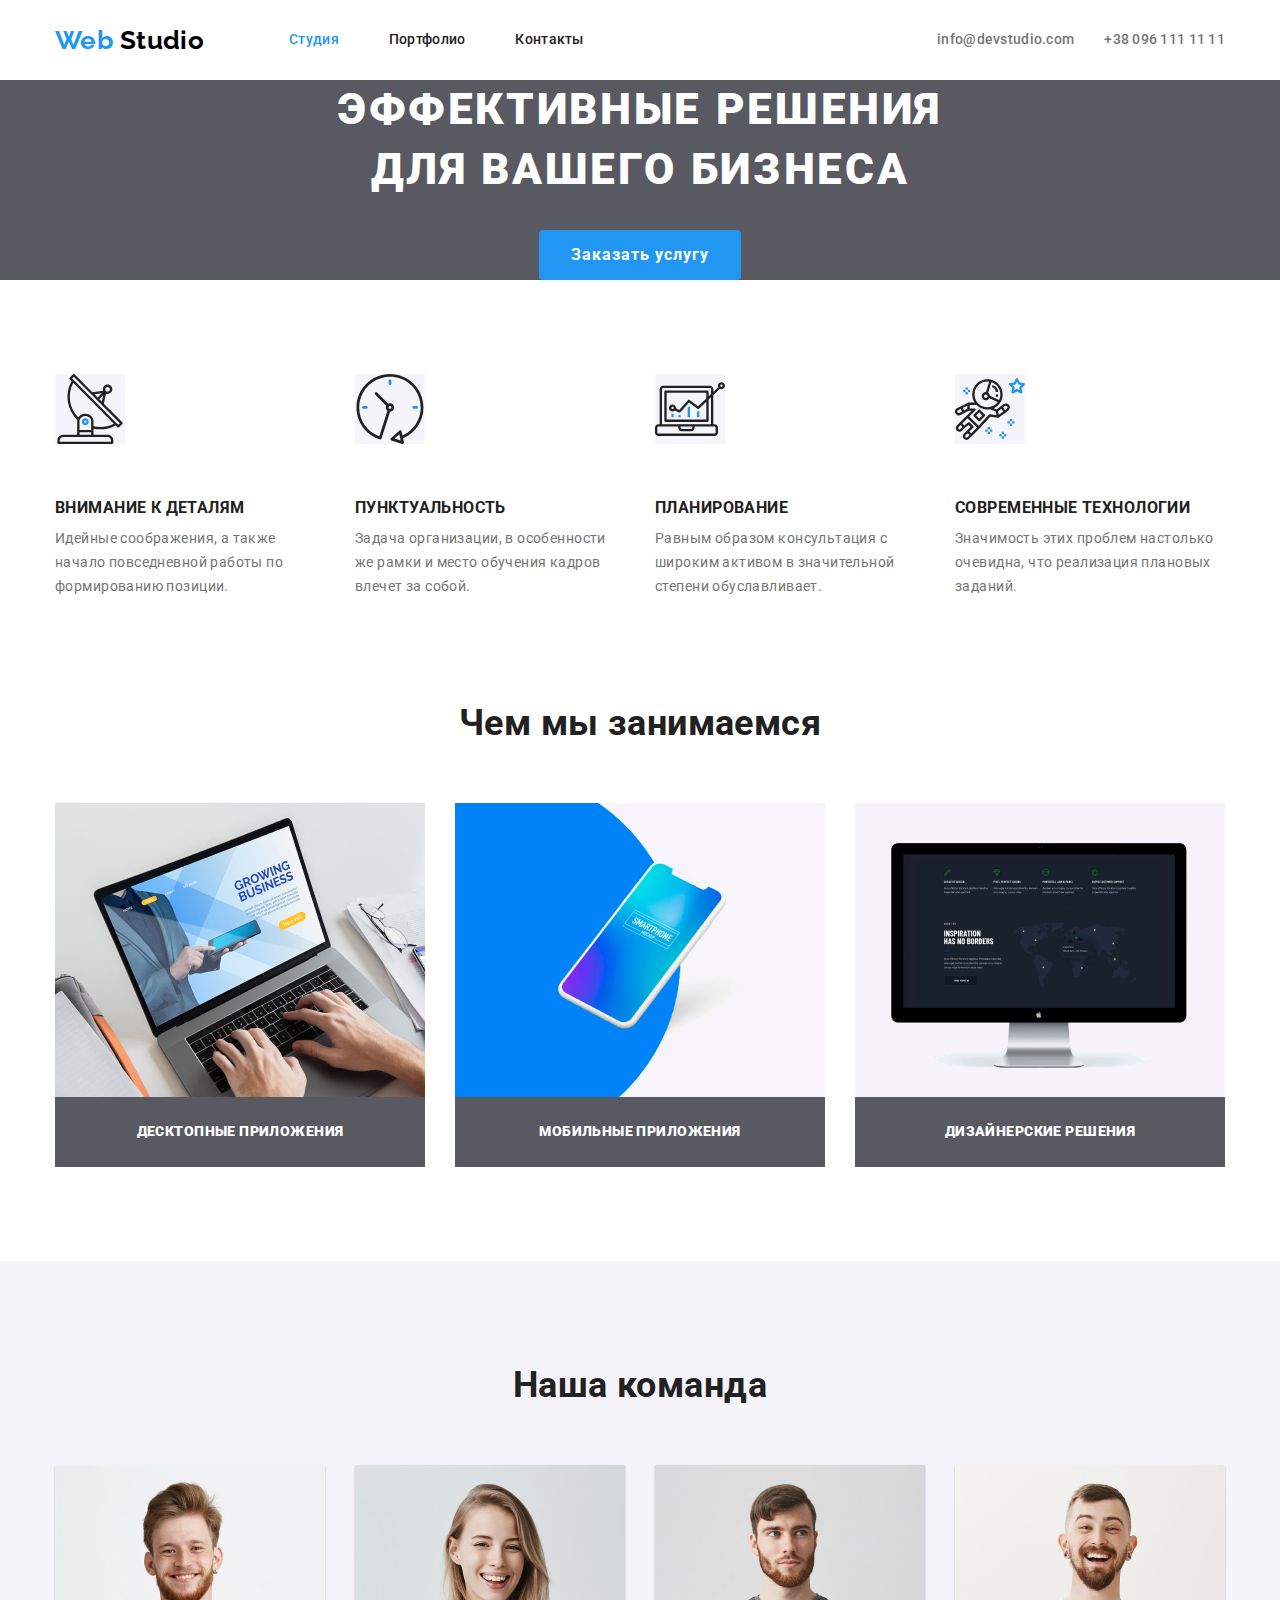
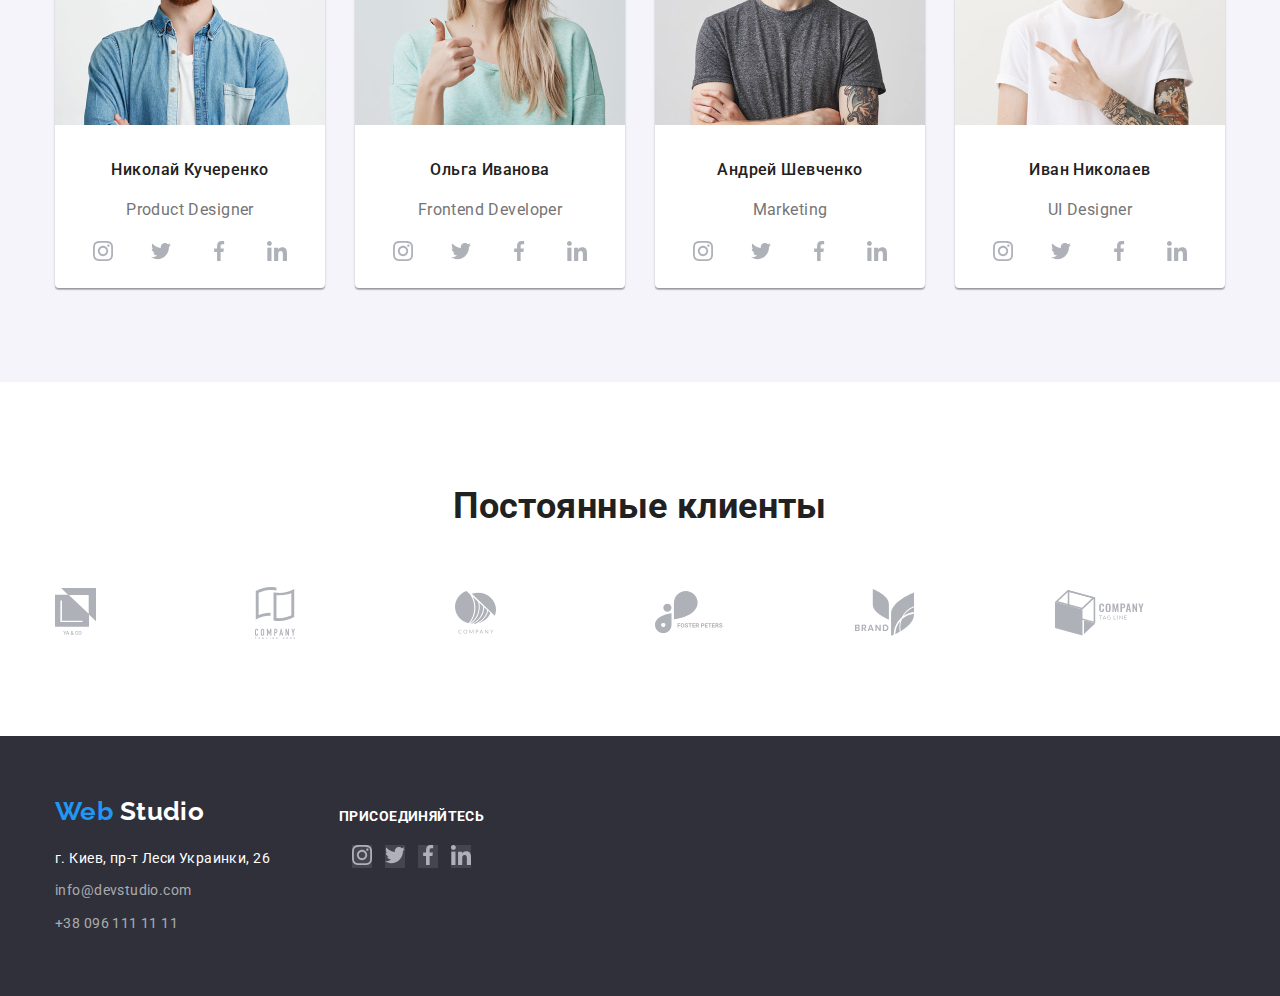
<file: index.html>
<!DOCTYPE html>
<html lang="ru">
  <head>
    <meta charset="UTF-8" />
    <meta name="viewport" content="width=device-width, initial-scale=1.0" />
    <title>Веб студия</title>
    <link
      href="https://fonts.googleapis.com/css2?family=Raleway:wght@700&family=Roboto:wght@400;500;700;900&display=swap"
      rel="stylesheet"
    />
    <link
      rel="stylesheet"
      href="https://cdnjs.cloudflare.com/ajax/libs/modern-normalize/0.7.0/modern-normalize.min.css"
    />
    <link rel="stylesheet" href="./css/style.css" />
  </head>
  <body class="page">
    <!-- шапка сайта -->
    <header>
      <div class="container page-header">
        <nav class="main-nav">
          <a href="./index.html" class="logo" lang="en">
            <span class="logo-active">Web</span> Studio</a
          >
          <ul class="list site-nav">
            <li class="site-nav-item">
              <a href="./index.html" class="link current">Студия</a>
            </li>
            <li class="site-nav-item">
              <a href="./portfolio.html" class="link">Портфолио</a>
            </li>
            <li class="site-nav-item"><a href="" class="link">Контакты</a></li>
          </ul>
        </nav>
        <ul class="list authorization-nav">
          <li class="auth-nav-item">
            <address>
              <a href="mailto:info@devstudio.com" class="link"
                >info@devstudio.com</a
              >
            </address>
          </li>
          <li class="auth-nav-item">
            <address>
              <a href="tel:+380961111111" class="link">+38 096 111 11 11</a>
            </address>
          </li>
        </ul>
      </div>
    </header>
    <main>
      <!-- hero секция -->
      <section class="hero">
        <h1 class="hero-title">
          Эффективные решения <br />
          для вашего бизнеса
        </h1>
        <a href="" class="hero-button link">Заказать услугу</a>
      </section>
      <!-- особенности -->
      <section class="section features">
        <div class="container">
          <h2 hidden>Особенности</h2>
          <ul class="features-list list">
            <li class="features-list-item">
              <img
                src="./images/features/antenna.svg"
                class="features-item-image"
                alt="Антенна"
              />
              <h3 class="title">Внимание к деталям</h3>
              <p class="text">
                Идейные соображения, а также начало повседневной работы по
                формированию позиции.
              </p>
            </li>
            <li class="features-list-item">
              <img
                src="./images/features/clock.svg"
                class="features-item-image"
                alt="Часы"
              />
              <h3 class="title">Пунктуальность</h3>
              <p class="text">
                Задача организации, в особенности же рамки и место обучения
                кадров влечет за собой.
              </p>
            </li>
            <li class="features-list-item">
              <img
                src="./images/features/diagram.svg"
                class="features-item-image"
                alt="Диаграмма"
              />
              <h3 class="title">Планирование</h3>
              <p class="text">
                Равным образом консультация с широким активом в значительной
                степени обуславливает.
              </p>
            </li>
            <li class="features-list-item">
              <img
                src="./images/features/astronaut.svg"
                class="features-item-image"
                alt="Астронавт"
              />
              <h3 class="title">Современные технологии</h3>
              <p class="text">
                Значимость этих проблем настолько очевидна, что реализация
                плановых заданий.
              </p>
            </li>
          </ul>
        </div>
      </section>
      <!-- чем мы занимаемся -->
      <section class="section what-we-do">
        <div class="container">
          <h2 class="section-title">Чем мы занимаемся</h2>
          <ul class="list">
            <li class="item">
              <img
                src="./images/what-we-do/desktop.jpg"
                class="what-we-do-image"
                alt="ноутбук"
                width="370"
                height="294"
              />
              <p class="text"><b>Десктопные приложения</b></p>
            </li>
            <li class="item">
              <img
                src="./images/what-we-do/mobile.jpg"
                class="what-we-do-image"
                alt="смартфон"
                width="370"
                height="294"
              />
              <p class="text"><b>Мобильные приложения</b></p>
            </li>
            <li class="item">
              <img
                src="./images/what-we-do/design.jpg"
                class="what-we-do-image"
                alt="монитор с изображением на экране"
                width="370"
                height="294"
              />
              <p class="text"><b>Дизайнерские решения</b></p>
            </li>
          </ul>
        </div>
      </section>
      <!-- наша команда -->
      <section class="section our-team">
        <div class="container">
          <h2 class="section-title">Наша команда</h2>
          <ul class="list members">
            <li class="list-item">
              <img
                src="./images/our-team/teammates/teammate-1.jpg"
                class="member-photo"
                alt="участник команды"
                width="270"
                height="260"
              />
              <h3 class="title">Николай Кучеренко</h3>
              <p class="position" lang="en">Product Designer</p>
              <ul class="list social-link-list">
                <li>
                  <a href="" class="social-link" aria-label="иконка инстаграма">
                    <img
                      src="./images/our-team/social/instagram.svg"
                      alt="иконка инстаграма"
                  /></a>
                </li>
                <li>
                  <a href="" class="social-link" aria-label="иконка твиттера">
                    <img
                      src="./images/our-team/social/twitter.svg"
                      alt="иконка твиттера"
                  /></a>
                </li>
                <li>
                  <a href="" class="social-link" aria-label="иконка фейсбука">
                    <img
                      src="./images/our-team/social/facebook.svg"
                      alt="иконка фейсбука"
                  /></a>
                </li>
                <li>
                  <a href="" class="social-link" aria-label="иконка линкедина">
                    <img
                      src="./images/our-team/social/linkedin.svg"
                      alt="иконка линкедина"
                  /></a>
                </li>
              </ul>
            </li>
            <li class="list-item">
              <img
                src="./images/our-team/teammates/teammate-2.jpg"
                class="member-photo"
                alt="участник команды"
                width="270"
                height="260"
              />
              <h3 class="title">Ольга Иванова</h3>
              <p class="position" lang="en">Frontend Developer</p>
              <ul class="list social-link-list">
                <li>
                  <a href="" class="social-link" aria-label="иконка инстаграма">
                    <img
                      src="./images/our-team/social/instagram.svg"
                      alt="иконка инстаграма"
                  /></a>
                </li>
                <li>
                  <a href="" class="social-link" aria-label="иконка твиттера">
                    <img
                      src="./images/our-team/social/twitter.svg"
                      alt="иконка твиттера"
                  /></a>
                </li>
                <li>
                  <a href="" class="social-link" aria-label="иконка фейсбука">
                    <img
                      src="./images/our-team/social/facebook.svg"
                      alt="иконка фейсбука"
                  /></a>
                </li>
                <li>
                  <a href="" class="social-link" aria-label="иконка линкедина">
                    <img
                      src="./images/our-team/social/linkedin.svg"
                      alt="иконка линкедина"
                  /></a>
                </li>
              </ul>
            </li>
            <li class="list-item">
              <img
                src="./images/our-team/teammates/teammate-3.jpg"
                class="member-photo"
                alt="участник команды"
                width="270"
                height="260"
              />
              <h3 class="title">Андрей Шевченко</h3>
              <p class="position" lang="en">Marketing</p>
              <ul class="list social-link-list">
                <li>
                  <a href="" class="social-link" aria-label="иконка инстаграма">
                    <img
                      src="./images/our-team/social/instagram.svg"
                      alt="иконка инстаграма"
                  /></a>
                </li>
                <li>
                  <a href="" class="social-link" aria-label="иконка твиттера">
                    <img
                      src="./images/our-team/social/twitter.svg"
                      alt="иконка твиттера"
                  /></a>
                </li>
                <li>
                  <a href="" class="social-link" aria-label="иконка фейсбука">
                    <img
                      src="./images/our-team/social/facebook.svg"
                      alt="иконка фейсбука"
                  /></a>
                </li>
                <li>
                  <a href="" class="social-link" aria-label="иконка линкедина">
                    <img
                      src="./images/our-team/social/linkedin.svg"
                      alt="иконка линкедина"
                  /></a>
                </li>
              </ul>
            </li>
            <li class="list-item">
              <img
                src="./images/our-team/teammates/teammate-4.jpg"
                class="member-photo"
                alt="участник команды"
                width="270"
                height="260"
              />
              <h3 class="title">Иван Николаев</h3>
              <p class="position" lang="en">UI Designer</p>
              <ul class="list social-link-list">
                <li>
                  <a href="" class="social-link" aria-label="иконка инстаграма">
                    <img
                      src="./images/our-team/social/instagram.svg"
                      alt="иконка инстаграма"
                  /></a>
                </li>
                <li>
                  <a href="" class="social-link" aria-label="иконка твиттера">
                    <img
                      src="./images/our-team/social/twitter.svg"
                      alt="иконка твиттера"
                  /></a>
                </li>
                <li>
                  <a href="" class="social-link" aria-label="иконка фейсбука">
                    <img
                      src="./images/our-team/social/facebook.svg"
                      alt="иконка фейсбука"
                  /></a>
                </li>
                <li>
                  <a href="" class="social-link" aria-label="иконка линкедина">
                    <img
                      src="./images/our-team/social/linkedin.svg"
                      alt="иконка линкедина"
                  /></a>
                </li>
              </ul>
            </li>
          </ul>
        </div>
      </section>
      <!-- постоянные клиенты -->
      <section class="section">
        <div class="container">
          <h2 class="section-title">Постоянные клиенты</h2>
          <ul class="list clients-list">
            <li class="item">
              <a href="" class="clients-link"
                ><img
                  src="./images/clients/logo/logo-1.svg"
                  alt="логотип клиента"
              /></a>
            </li>
            <li class="item">
              <a href="" class="clients-link"
                ><img
                  src="./images/clients/logo/logo-2.svg"
                  alt="логотип клиента"
              /></a>
            </li>
            <li class="item">
              <a href="" class="clients-link"
                ><img
                  src="./images/clients/logo/logo-3.svg"
                  alt="логотип клиента"
              /></a>
            </li>
            <li class="item">
              <a href="" class="clients-link"
                ><img
                  src="./images/clients/logo/logo-4.svg"
                  alt="логотип клиента"
              /></a>
            </li>
            <li class="item">
              <a href="" class="clients-link"
                ><img
                  src="./images/clients/logo/logo-5.svg"
                  alt="логотип клиента"
              /></a>
            </li>
            <li class="item">
              <a href="" class="clients-link"
                ><img
                  src="./images/clients/logo/logo-6.svg"
                  alt="логотип клиента"
              /></a>
            </li>
          </ul>
        </div>
      </section>
    </main>
    <footer class="footer">
      <div class="container">
        <!-- подвал-адрес и контакты -->
        <h2 hidden>Адрес, контакты, обратная связь</h2>
        <div class="main-container">
          <div class="contacts-container">
            <a href="./index.html" class="logo" lang="en">
              <span class="logo-active">Web</span> Studio</a
            >
            <address>
              <ul class="list adress-links">
                <li class="footer-link-item">
                  <a
                    href="https://goo.gl/maps/h3NakL3rMjCTocCM8"
                    class="link map"
                    target="_blank"
                    >г. Киев, пр-т Леси Украинки, 26</a
                  >
                </li>
                <li class="footer-link-item">
                  <a href="mailto:info@devstudio.com" class="link"
                    >info@devstudio.com</a
                  >
                </li>
                <li class="footer-link-item">
                  <a href="tel:+380961111111" class="link">+38 096 111 11 11</a>
                </li>
              </ul>
            </address>
          </div>
          <div class="social-links-container">
            <b class="text">присоединяйтесь</b>
            <ul class="list social-link-list">
              <li>
                <a href="" class="social-link" aria-label="иконка инстаграма">
                  <img
                    src="./images/our-team/social/instagram.svg"
                    alt="иконка инстаграма"
                /></a>
              </li>
              <li>
                <a href="" class="social-link" aria-label="иконка твиттера">
                  <img
                    src="./images/our-team/social/twitter.svg"
                    alt="иконка твиттера"
                /></a>
              </li>
              <li>
                <a href="" class="social-link" aria-label="иконка фейсбука">
                  <img
                    src="./images/our-team/social/facebook.svg"
                    alt="иконка фейсбука"
                /></a>
              </li>
              <li>
                <a href="" class="social-link" aria-label="иконка линкедина">
                  <img
                    src="./images/our-team/social/linkedin.svg"
                    alt="иконка линкедина"
                /></a>
              </li>
            </ul>
          </div>
        </div>
      </div>
    </footer>
  </body>
</html>
</file>
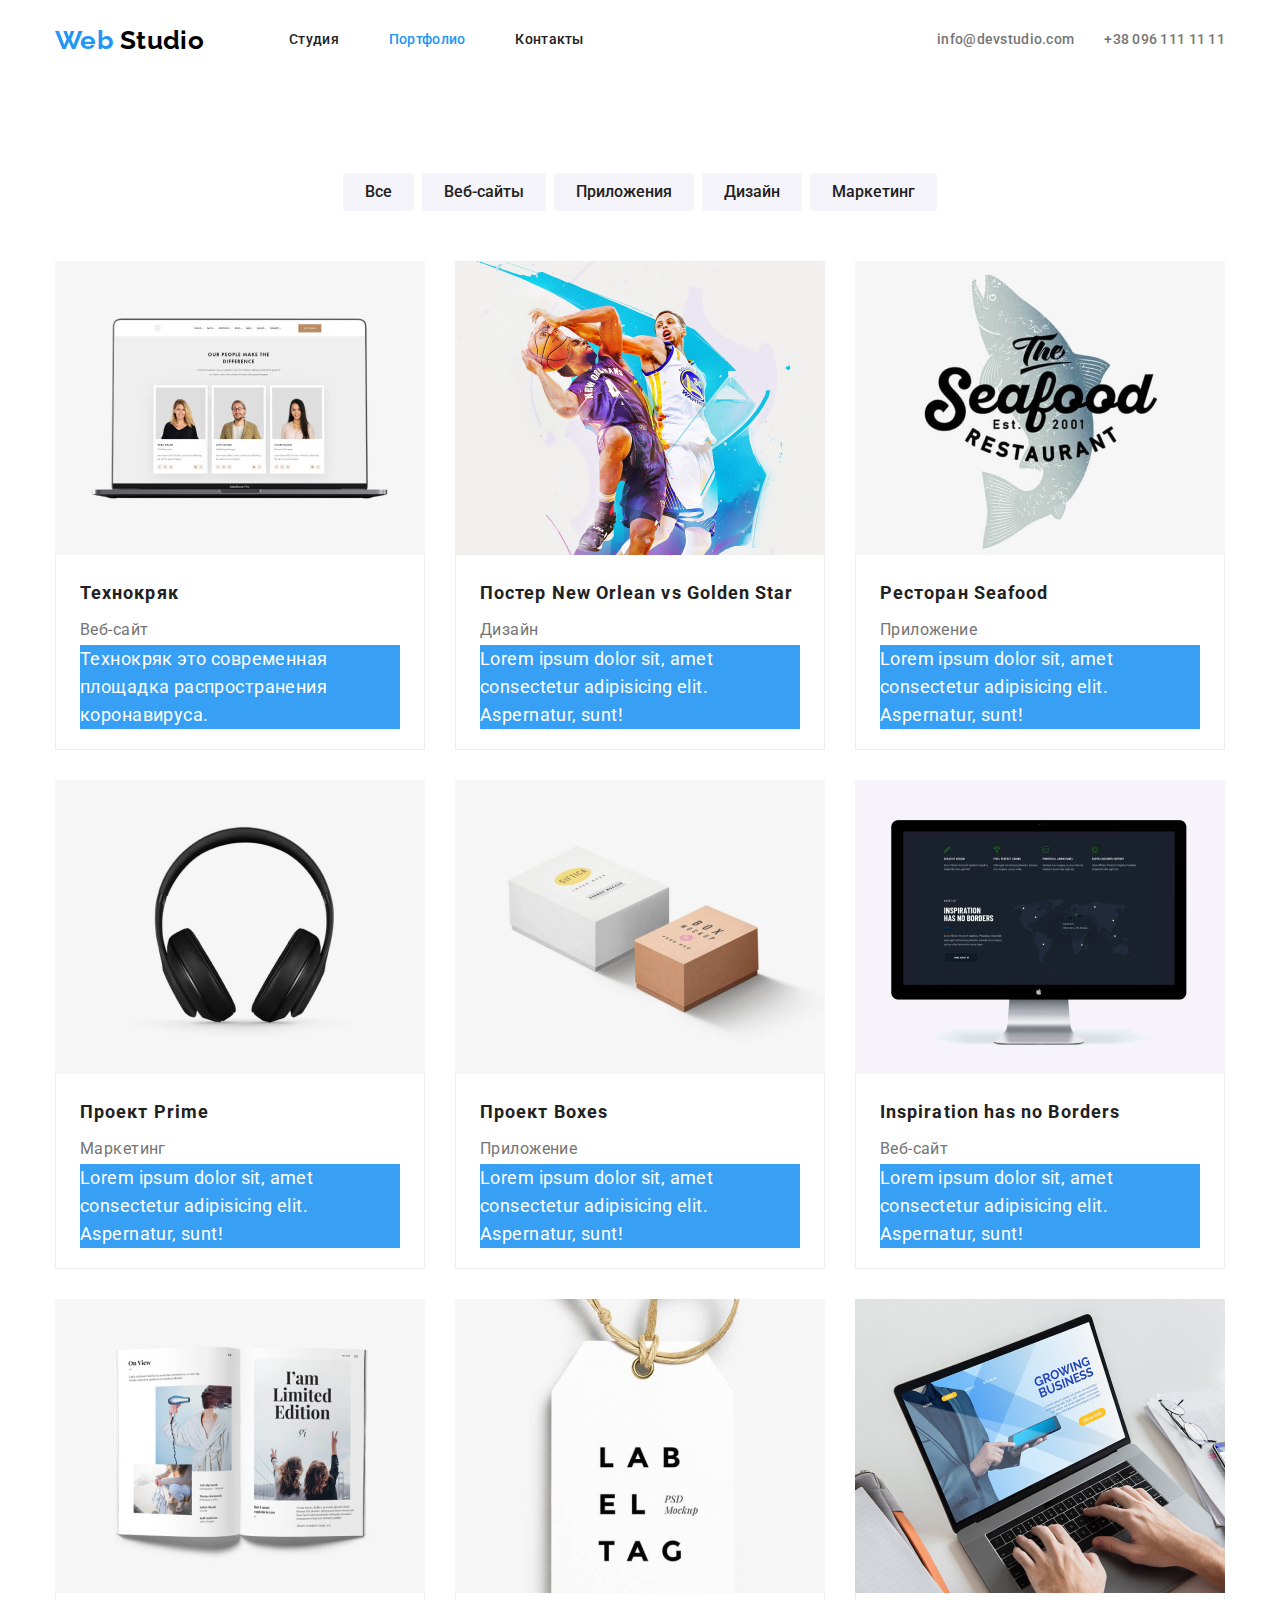
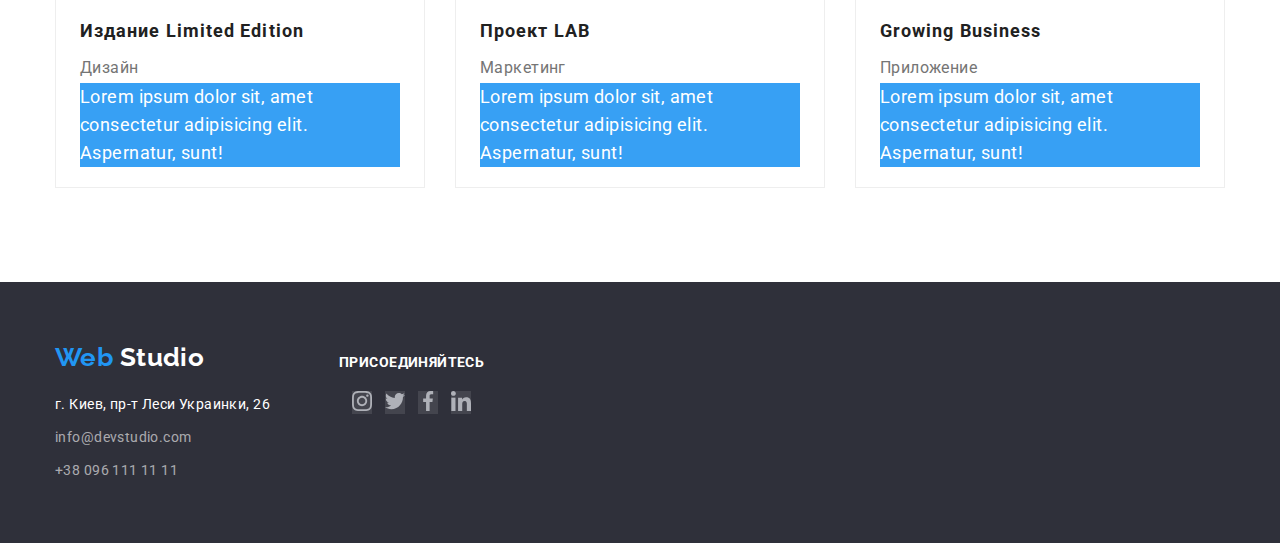
<file: portfolio.html>
<!DOCTYPE html>
<html lang="en">
  <head>
    <meta charset="UTF-8" />
    <meta name="viewport" content="width=device-width, initial-scale=1.0" />
    <title>Портфолио</title>
    <link
      href="https://fonts.googleapis.com/css2?family=Raleway:wght@700&family=Roboto:wght@400;500;700;900&display=swap"
      rel="stylesheet"
    />
    <link
      rel="stylesheet"
      href="https://cdnjs.cloudflare.com/ajax/libs/modern-normalize/0.7.0/modern-normalize.min.css"
    />
    <link rel="stylesheet" href="./css/style.css" />
  </head>
  <body class="page">
    <!-- шапка сайта -->
    <header>
      <div class="container page-header">
        <nav class="main-nav">
          <a href="./index.html" class="logo" lang="en">
            <span class="logo-active">Web</span> Studio</a
          >
          <ul class="list site-nav">
            <li class="site-nav-item">
              <a href="./index.html" class="link">Студия</a>
            </li>
            <li class="site-nav-item">
              <a href="./portfolio.html" class="link current">Портфолио</a>
            </li>
            <li class="site-nav-item"><a href="" class="link">Контакты</a></li>
          </ul>
        </nav>
        <ul class="list authorization-nav">
          <li class="auth-nav-item">
            <address>
              <a href="mailto:info@devstudio.com" class="link"
                >info@devstudio.com</a
              >
            </address>
          </li>
          <li class="auth-nav-item">
            <address>
              <a href="tel:+380961111111" class="link">+38 096 111 11 11</a>
            </address>
          </li>
        </ul>
      </div>
    </header>
    <main>
      <section class="section portfolio-section">
        <!-- перечень выполенных проектов -->
        <div class="container">
          <h1 hidden>Выполненные проекты</h1>
          <ul class="list button-list">
            <li class="button-item">
              <button class="button" type="button">Все</button>
            </li>
            <li class="button-item">
              <button class="button" type="button">Веб-сайты</button>
            </li>
            <li class="button-item">
              <button class="button" type="button">Приложения</button>
            </li>
            <li class="button-item">
              <button class="button" type="button">Дизайн</button>
            </li>
            <li class="button-item">
              <button class="button" type="button">Маркетинг</button>
            </li>
          </ul>
          <ul class="list portfolio">
            <li class="portfolio-list-item">
              <a href="" class="link">
                <img
                  src="./images/portfolio-projects/project-1.jpg"
                  class="portfolio-project-image"
                  alt="экран ноутбука с изображением"
                  width="370"
                  height="294"
                />
                <div class="portfolio-project-content">
                  <h2 class="title">Технокряк</h2>
                  <p class="text">Веб-сайт</p>
                  <p class="text-hidden">
                    Технокряк это современная площадка распространения
                    коронавируса.
                    <span hidden
                      >Компании используют эту платформу для цифрового шпионажа
                      и атак на защищённые сервера конкурентов.</span
                    >
                  </p>
                </div>
              </a>
            </li>
            <li class="portfolio-list-item">
              <a href="" class="link">
                <img
                  src="./images/portfolio-projects/project-2.jpg"
                  class="portfolio-project-image"
                  alt="баскетболисты"
                  width="370"
                  height="294"
                />
                <div class="portfolio-project-content">
                  <h2 class="title">
                    Постер <span lang="en">New Orlean vs Golden Star</span>
                  </h2>
                  <p class="text">Дизайн</p>
                  <p class="text-hidden">
                    Lorem ipsum dolor sit, amet consectetur adipisicing elit.
                    Aspernatur, sunt!
                  </p>
                </div>
              </a>
            </li>
            <li class="portfolio-list-item">
              <a href="" class="link">
                <img
                  src="./images/portfolio-projects/project-3.jpg"
                  class="portfolio-project-image"
                  alt="эмблема рыбного ресторана"
                  width="370"
                  height="294"
                />
                <div class="portfolio-project-content">
                  <h2 class="title">Ресторан <span lang="en">Seafood</span></h2>
                  <p class="text">Приложение</p>
                  <p class="text-hidden">
                    Lorem ipsum dolor sit, amet consectetur adipisicing elit.
                    Aspernatur, sunt!
                  </p>
                </div>
              </a>
            </li>
            <li class="portfolio-list-item">
              <a href="" class="link">
                <img
                  src="./images/portfolio-projects/project-4.jpg"
                  class="portfolio-project-image"
                  alt="наушники"
                  width="370"
                  height="294"
                />
                <div class="portfolio-project-content">
                  <h2 class="title">Проект <span lang="en">Prime</span></h2>
                  <p class="text">Маркетинг</p>
                  <p class="text-hidden">
                    Lorem ipsum dolor sit, amet consectetur adipisicing elit.
                    Aspernatur, sunt!
                  </p>
                </div>
              </a>
            </li>
            <li class="portfolio-list-item">
              <a href="" class="link">
                <img
                  src="./images/portfolio-projects/project-5.jpg"
                  class="portfolio-project-image"
                  alt="картонные коробки"
                  width="370"
                  height="294"
                />
                <div class="portfolio-project-content">
                  <h2 class="title">Проект <span lang="en">Boxes</span></h2>
                  <p class="text">Приложение</p>
                  <p class="text-hidden">
                    Lorem ipsum dolor sit, amet consectetur adipisicing elit.
                    Aspernatur, sunt!
                  </p>
                </div>
              </a>
            </li>
            <li class="portfolio-list-item">
              <a href="" class="link">
                <img
                  src="./images/portfolio-projects/project-6.jpg"
                  class="portfolio-project-image"
                  alt="сраница сайта на экране монитора"
                  width="370"
                  height="294"
                />
                <div class="portfolio-project-content">
                  <h2 class="title" lang="en">Inspiration has no Borders</h2>
                  <p class="text">Веб-сайт</p>
                  <p class="text-hidden">
                    Lorem ipsum dolor sit, amet consectetur adipisicing elit.
                    Aspernatur, sunt!
                  </p>
                </div>
              </a>
            </li>
            <li class="portfolio-list-item">
              <a href="" class="link">
                <img
                  src="./images/portfolio-projects/project-7.jpg"
                  class="portfolio-project-image"
                  alt="страницы журнала в развороте"
                  width="370"
                  height="294"
                />
                <div class="portfolio-project-content">
                  <h2 class="title">
                    Издание <span lang="en">Limited Edition</span>
                  </h2>
                  <p class="text">Дизайн</p>
                  <p class="text-hidden">
                    Lorem ipsum dolor sit, amet consectetur adipisicing elit.
                    Aspernatur, sunt!
                  </p>
                </div>
              </a>
            </li>
            <li class="portfolio-list-item">
              <a href="" class="link">
                <img
                  src="./images/portfolio-projects/project-8.jpg"
                  class="portfolio-project-image"
                  alt="эмблема проекта"
                  width="370"
                  height="294"
                />
                <div class="portfolio-project-content">
                  <h2 class="title">Проект <span lang="en">LAB</span></h2>
                  <p class="text">Маркетинг</p>
                  <p class="text-hidden">
                    Lorem ipsum dolor sit, amet consectetur adipisicing elit.
                    Aspernatur, sunt!
                  </p>
                </div>
              </a>
            </li>
            <li class="portfolio-list-item">
              <a href="" class="link">
                <img
                  src="./images/portfolio-projects/project-9.jpg"
                  class="portfolio-project-image"
                  alt="сайт приложения на экране ноутбука"
                  width="370"
                  height="294"
                />
                <div class="portfolio-project-content">
                  <h2 class="title" lang="en">Growing Business</h2>
                  <p class="text">Приложение</p>
                  <p class="text-hidden">
                    Lorem ipsum dolor sit, amet consectetur adipisicing elit.
                    Aspernatur, sunt!
                  </p>
                </div>
              </a>
            </li>
          </ul>
        </div>
      </section>
    </main>
    <footer class="footer">
      <div class="container">
        <!-- подвал-адрес и контакты -->
        <h2 hidden>Адрес, контакты, обратная связь</h2>
        <div class="main-container">
          <div class="contacts-container">
            <a href="./index.html" class="logo" lang="en">
              <span class="logo-active">Web</span> Studio</a
            >
            <address>
              <ul class="list adress-links">
                <li class="footer-link-item">
                  <a
                    href="https://goo.gl/maps/h3NakL3rMjCTocCM8"
                    class="link map"
                    target="_blank"
                    >г. Киев, пр-т Леси Украинки, 26</a
                  >
                </li>
                <li class="footer-link-item">
                  <a href="mailto:info@devstudio.com" class="link"
                    >info@devstudio.com</a
                  >
                </li>
                <li class="footer-link-item">
                  <a href="tel:+380961111111" class="link">+38 096 111 11 11</a>
                </li>
              </ul>
            </address>
          </div>
          <div class="social-links-container">
            <b class="text">присоединяйтесь</b>
            <ul class="list social-link-list">
              <li>
                <a href="" class="social-link" aria-label="иконка инстаграма">
                  <img
                    src="./images/our-team/social/instagram.svg"
                    alt="иконка инстаграма"
                /></a>
              </li>
              <li>
                <a href="" class="social-link" aria-label="иконка твиттера">
                  <img
                    src="./images/our-team/social/twitter.svg"
                    alt="иконка твиттера"
                /></a>
              </li>
              <li>
                <a href="" class="social-link" aria-label="иконка фейсбука">
                  <img
                    src="./images/our-team/social/facebook.svg"
                    alt="иконка фейсбука"
                /></a>
              </li>
              <li>
                <a href="" class="social-link" aria-label="иконка линкедина">
                  <img
                    src="./images/our-team/social/linkedin.svg"
                    alt="иконка линкедина"
                /></a>
              </li>
            </ul>
          </div>
        </div>
      </div>
    </footer>
  </body>
</html>
</file>
<file: css/style.css>
/* цвет основного текста #212121 */
/* цвет вторичног текста #757575 */
/* цвет лого основной #000000 */
/*цвет лого дополнительный #2196F3 */
/* белый цвет #FFFFFF */
/* цвет e-mail и tel в футере rgba(255, 255, 255, 0.6); */
/* акцент #2196F3 */
/* основной цвет фона #FFFFFF */
/* цвет фона неактивной кнопки-ссылки в Hero background: #188CE8; */
/* цвет фона секции HERO rgba(47, 48, 58, 0.8); */
/* вторичный цвет фона #F5F4FA */
/* цвет фона подписей в разделе Чем мы занимаемся rgba(47, 48, 58, 0.8) */
/* цвет фона в футере #2F303A */
/* цвет рамки списка портфолио #EEEEEE */

/* шрифты
лого font-family: Raleway; font-weight: bold
навигация font-family: Roboto; font-weight: 500
заголовок Hero font-family: Roboto; font-weight: 900 (bold)
абзац в секции Особенности font-family: Roboto; font-weight: normal;
заголовки H2  font-family: Roboto; font-weight: bold;
абзацы в секции чем мы занимаемся  font-family: Roboto; font-weight: bold;
*/

/* outline: 2px solid tomato - поставить в каждый (блок), для удобства верстки */

:root {
  --primary-text-color: #757575;
  --secondary-text-color: #212121;
  --logo-color: #000000;
  --primary-accent-color: #2196f3;
  --additional-accent-color: #188ce8;
  --white-color: #ffffff;
  --footer-adress-color: rgba(255, 255, 255, 0.6);
  --hero-background-color: rgba(47, 48, 58, 0.8);
  --footer-social-links-background-color: rgba(255, 255, 255, 0.1);
  --secondary-background-color: #f5f4fa;
  --footer-background-color: #2f303a;
  --portfolio-list-hidden-color: rgba(33, 150, 243, 0.9);
  --portfolio-list-border-color: #eeeeee;
}

/* Стили для index.html */

.page {
  background-color: var(--white-color);
  color: var(--primary-text-color);

  font-family: "Roboto", sans-serif;
  letter-spacing: 0.03em;
  font-size: 14px;
}

.list {
  margin: 0;
  padding: 0;
  list-style: none;
}

.link,
.logo {
  font-style: normal;
}

.container {
  width: 1200px;
  padding-left: 15px;
  padding-right: 15px;
  margin-left: auto;
  margin-right: auto;
}

.section {
  padding-top: 94px;
  padding-bottom: 94px;
}

/* Header section */
.page-header {
  display: flex;
  align-items: center;
}

.main-nav {
  display: flex;
  align-items: center;
}
.main-nav .logo {
  margin-right: 85px;
}

/* logo */
.logo {
  color: var(--logo-color);
  font-family: "Raleway", sans-serif;
  font-weight: 700;
  font-size: 26px;
  line-height: 1.19;
  text-decoration: none;
}

.logo-active {
  color: var(--primary-accent-color);
}

/* site-navigation */
.site-nav {
  display: flex;
}

.site-nav-item:not(:last-child) {
  margin-right: 50px;
}

.site-nav .link {
  display: block;
  padding-top: 32px;
  padding-bottom: 32px;

  color: var(--secondary-text-color);
  font-weight: 500;
  line-height: 1.14;
  letter-spacing: 0.02em;
  text-decoration: none;
}

.site-nav .link:hover,
.site-nav .link:focus,
.authorization-nav .link:hover,
.authorization-nav .link:focus {
  color: var(--primary-accent-color);
}

.site-nav .link.current {
  color: var(--primary-accent-color);
}

.authorization-nav {
  display: flex;
  margin-left: auto;
}
.auth-nav-item + .auth-nav-item {
  margin-left: 30px;
}

.authorization-nav .link {
  display: block;
  padding-top: 32px;
  padding-bottom: 32px;
  color: var(--primary-text-color);
  font-weight: 500;
  line-height: 1.14;
  letter-spacing: 0.02em;
  text-decoration: none;
}

/* Hero section */
.hero {
  background-color: var(--hero-background-color);

  text-align: center;
}
.hero-title {
  margin-top: 0;
  margin-bottom: 30px;

  color: var(--white-color);
  font-weight: 900;
  font-size: 44px;
  line-height: 1.36;
  text-align: center;
  letter-spacing: 0.06em;
  text-transform: uppercase;
}

.hero-button {
  display: inline-block;
  border-radius: 4px;
  padding: 10px 32px;
  min-width: 200px;

  background-color: var(--primary-accent-color);
  color: var(--white-color);
  font-weight: 700;
  font-size: 16px;
  line-height: 1.87;
  text-align: center;
  letter-spacing: 0.06em;
  text-decoration: none;
}

.hero-button:hover,
.hero-button:focus {
  background-color: var(--additional-accent-color);
  box-shadow: 0px 4px 4px rgba(0, 0, 0, 0.15);
  border-radius: 4px;
}

/* Section */
.section-title {
  margin-top: 0;
  margin-bottom: 50px;

  color: var(--secondary-text-color);
  font-size: 36px;
  line-height: 1.67;
  text-align: center;
}

/* Features section */
.section.features {
  padding-bottom: 0;
}

.features-list {
  display: flex;
  flex-wrap: wrap;
}

.features-list-item {
  width: calc((100% - 90px) / 4);
  margin-right: 30px;
}

.features-list-item:last-child {
  margin-right: 0;
}

.features-item-image {
  display: block;
  margin-bottom: 55px;
  background-color: var(--secondary-background-color);
}
.features-item-image:hover {
  background-color: var(--primary-accent-color);
}
.features-list .title {
  margin-top: 0;
  margin-bottom: 10px;
  padding: 0;

  color: var(--secondary-text-color);
  font-weight: 700;
  line-height: 1.14;
  text-transform: uppercase;
}

.features-list .text {
  margin-top: 0;
  margin-bottom: 0;

  line-height: 1.71;
}

/* What we do sectionn */
.what-we-do .list {
  display: flex;
  justify-content: space-between;
}

.what-we-do .section-title {
  margin-top: 0;
  margin-bottom: 50px;
}

.what-we-do-image {
  display: block;
}

.what-we-do .text {
  margin-top: 0;
  margin-bottom: 0;
  padding-top: 27px;
  padding-bottom: 27px;
  color: var(--white-color);
  background-color: var(--hero-background-color);
  font-weight: 700;
  line-height: 1.14;
  text-align: center;
  text-transform: uppercase;
}

/* Our team section */

.our-team .members {
  display: flex;
  /* justify-content: space-between; */
}

.our-team {
  background-color: var(--secondary-background-color);
}

.our-team .member-photo {
  display: block;
  margin-bottom: 30px;
}

.our-team .title {
  margin-top: 0;
  margin-bottom: 10px;

  color: var(--secondary-text-color);
  font-weight: 500;
  font-size: 16px;
  line-height: 1.88;
  text-align: center;
}

.our-team .list-item {
  width: calc((100% - 60px) / 3);
  padding-bottom: 24px;

  background-color: var(--white-color);
  box-shadow: 0px 2px 1px rgba(0, 0, 0, 0.2), 0px 1px 1px rgba(0, 0, 0, 0.14),
    0px 1px 3px rgba(0, 0, 0, 0.12);
  border-radius: 0px 0px 4px 4px;
}

.our-team .list-item:not(:last-child) {
  margin-right: 30px;
}

.our-team .position {
  margin-top: 0;
  margin-bottom: 16px;

  font-size: 16px;
  line-height: 1.88;
  text-align: center;
}

.social-link-list {
  display: flex;
  justify-content: space-evenly;
}

.social-link {
  display: block;
}

.social-link:hover,
.social-link:focus {
  background-color: var(--primary-accent-color);
}

/* Clients section */

.clients-list {
  display: flex;
  align-items: center;
}

.section .clients-link {
  display: block;
  width: 170px;
}

.clients-list .item:not(:last-child) {
  margin-right: 30px;
}

.section .clients-link:hover,
.section .clients-link:focus {
  background-color: var(--primary-accent-color);
}

/* Footer */
.footer {
  padding-top: 60px;
  padding-bottom: 60px;
  background-color: var(--footer-background-color);
}

.main-container {
  display: flex;
}

.contacts-container {
  margin-right: 69px;
}

.social-links-container {
  padding-top: 12px;
  padding-bottom: 43px;
}

.footer .logo {
  display: inline-block;
  margin-bottom: 20px;

  color: var(--white-color);
}
.adress-links .link {
  display: inline-block;
  color: var(--footer-adress-color);
  line-height: 1.71;
  text-decoration: none;
}

.footer-link-item:not(:last-child) {
  margin-bottom: 9px;
}

.adress-links .link:hover,
.adress-links .link:focus {
  color: var(--primary-accent-color);
}

.adress-links .map {
  color: var(--white-color);
  line-height: 1.71;
  text-decoration: none;
}

.footer .text {
  display: inline-block;
  margin-bottom: 20px;
  color: var(--white-color);
  font-weight: 700;
  line-height: 1.14;
  text-transform: uppercase;
}

.footer .social-link {
  background-color: var(--footer-social-links-background-color);
}

.footer .social-link:hover,
.footer .social-link:focus {
  background-color: var(--primary-accent-color);
}

/* Стили для portfolio.html */

.portfolio-section {
  padding-top: 93px;
}

.button-list {
  display: flex;
  margin-bottom: 50px;
  justify-content: center;
}

.button-list .button-item:not(:last-child) {
  margin-right: 8px;
}

.button {
  display: block;
  padding: 6px 22px;
  border-radius: 4px;
  border-width: 0px;

  color: var(--secondary-text-color);
  background-color: var(--secondary-background-color);
  font-weight: 500;
  font-size: 16px;
  line-height: 1.62;
  text-align: center;
  text-decoration: none;
}

.button:hover,
.button:focus {
  color: var(--white-color);
  background-color: var(--primary-accent-color);
  box-shadow: 0px 2px 2px rgba(0, 0, 0, 0.12), 0px 1px 2px rgba(0, 0, 0, 0.08),
    0px 3px 1px rgba(0, 0, 0, 0.1);
}

/* Перечень проектов */
.portfolio {
  display: flex;
  flex-wrap: wrap;
}

.portfolio-list-item {
  width: calc((100% - 60px) / 3);
  margin-right: 30px;
  margin-bottom: 30px;
}

.portfolio-list-item:nth-child(3n) {
  margin-right: 0;
}

.portfolio-list-item:nth-last-child(-n + 3) {
  margin-bottom: 0;
}

/* Альтернатива 1

.portfolio-list-item {
  width: 370px;
  margin-right: 30px;
  margin-bottom: 30px;
}

.portfolio-list-item:nth-child(3n) {
  margin-right: 0;
}

.portfolio-list-item:nth-last-child(-n + 3) {
  margin-bottom: 0;
} */

/* Альтернатива 2

.portfolio-list-item:not(:nth-child(3n)) {
  margin-right: 30px;
}

.portfolio-list-item:not(:nth-last-child(-n + 3)) {
  margin-bottom: 30px;
} */

/* рамка сдвигает изображение
.portfolio-list-item {
  border: 1px solid var(--portfolio-list-border-color);
} в <li> портфолио */

.portfolio .link {
  text-decoration: none;
  display: block;
}

.portfolio .link:hover,
.portfolio .link:focus {
  box-shadow: 1px 4px 6px rgba(0, 0, 0, 0.16), 0px 4px 4px rgba(0, 0, 0, 0.06),
    0px 1px 1px rgba(0, 0, 0, 0.12);
}

.portfolio-project-image {
  display: block;
}

.portfolio-project-content {
  padding-top: 20px;
  padding-right: 24px;
  padding-bottom: 20px;
  padding-left: 24px;
  border-bottom: 1px solid var(--portfolio-list-border-color);
  border-left: 1px solid var(--portfolio-list-border-color);
  border-right: 1px solid var(--portfolio-list-border-color);
}

.portfolio .title {
  margin-top: 0;
  margin-bottom: 4px;
  color: var(--secondary-text-color);
  font-weight: 700;
  font-size: 18px;
  line-height: 2;
  letter-spacing: 0.06em;
}

.portfolio .text {
  margin-top: 0;
  margin-bottom: 0;
  color: var(--primary-text-color);
  font-size: 16px;
  line-height: 1.87;
}

.portfolio .text-hidden {
  margin-top: 0;
  margin-bottom: 0;
  color: var(--white-color);
  background-color: var(--portfolio-list-hidden-color);
  font-size: 18px;
  line-height: 1.56;
}
</file>
